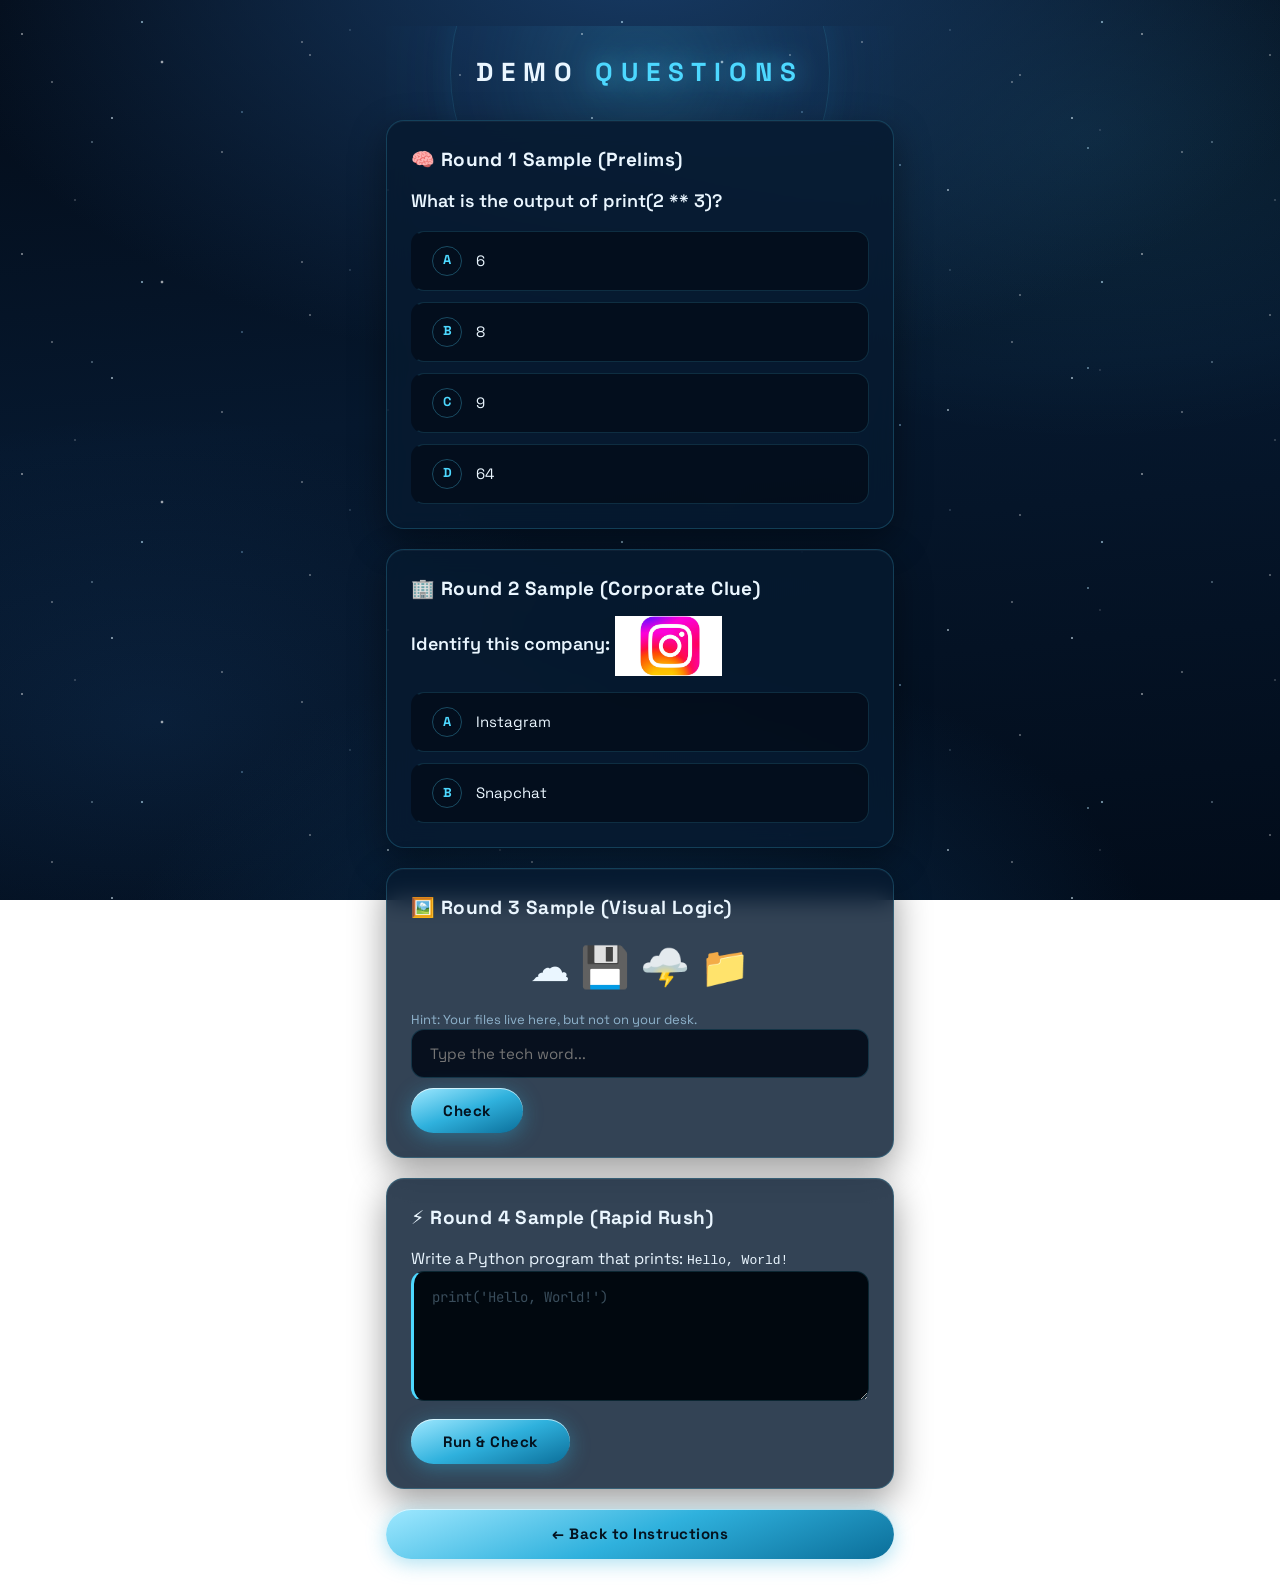
<file: demo.html>
<!DOCTYPE html>
<html lang="en">
<head>
<meta charset="UTF-8">
<title>TECH TRIVIA - Demo</title>
<link rel="stylesheet" href="css/style.css">
</head>
<body>

<div class="star-layer3"></div>
<div id="tt-loader"></div>

<main class="wrap narrow">
  <div class="hero" style="padding:26px"><h1 style="font-size:26px">DEMO <span>QUESTIONS</span></h1></div>
  
  <div class="card">
    <h3>🧠 Round 1 Sample (Prelims)</h3>
    <p class="q-text">What is the output of print(2 ** 3)?</p>
    <div class="opts">
      <div class="opt" onclick="check('r1',0)"><span class="key">A</span><span>6</span></div>
      <div class="opt" onclick="check('r1',1)"><span class="key">B</span><span>8</span></div>
      <div class="opt" onclick="check('r1',2)"><span class="key">C</span><span>9</span></div>
      <div class="opt" onclick="check('r1',3)"><span class="key">D</span><span>64</span></div>
    </div>
    <div id="r1msg"></div>
  </div>

  <div class="card">
    <h3>🏢 Round 2 Sample (Corporate Clue)</h3>
    <p class="q-text">Identify this company: <img src="assets/logo-instagram.png" style="max-height:60px;display:inline-block;vertical-align:middle"></p>
    <div class="opts">
      <div class="opt" onclick="check('r2',0)"><span class="key">A</span><span>Instagram</span></div>
      <div class="opt" onclick="check('r2',1)"><span class="key">B</span><span>Snapchat</span></div>
    </div>
    <div id="r2msg"></div>
  </div>

  <div class="card">
    <h3>🖼️ Round 3 Sample (Visual Logic)</h3>
    <div style="display:flex;gap:10px;justify-content:center;margin:10px 0">
      <div style="font-size:40px">☁️</div><div style="font-size:40px">💾</div>
      <div style="font-size:40px">🌩️</div><div style="font-size:40px">📁</div>
    </div>
    <p class="hint">Hint: Your files live here, but not on your desk.</p>
    <input class="input" id="r3ans" placeholder="Type the tech word...">
    <button class="btn" style="margin-top:10px" onclick="checkR3()">Check</button>
    <div id="r3msg"></div>
  </div>

  <div class="card">
    <h3>⚡ Round 4 Sample (Rapid Rush)</h3>
    <p>Write a Python program that prints: <code>Hello, World!</code></p>
    <textarea class="code" id="r4code" rows="4" placeholder="print('Hello, World!')"></textarea>
    <button class="btn" style="margin-top:10px" onclick="checkR4()">Run &amp; Check</button>
    <div id="r4msg"></div>
    <div id="r4out" class="io-box hide" style="margin-top:10px"></div>
  </div>

  <a class="btn block" href="instructions.html" style="margin-top:20px">← Back to Instructions</a>
</main>

<script src="js/config.js"></script>
<script src="js/data.js"></script>
<script src="js/core.js"></script>
<script src="js/common.js"></script>
<script>
function check(r, i) {
  var correct = { r1: 1, r2: 0 }[r];
  document.getElementById(r + "msg").innerHTML = 
    '<div class="msg ' + (i === correct ? "good" : "bad") + '">' + 
    (i === correct ? "✅ Correct!" : "❌ Try again") + "</div>";
}
function checkR3() {
  var ans = document.getElementById("r3ans").value.trim().toLowerCase();
  document.getElementById("r3msg").innerHTML = 
    '<div class="msg ' + (ans === "cloud" ? "good" : "bad") + '">' + 
    (ans === "cloud" ? "✅ Correct!" : "❌ Try again (hint: it rhymes with 'loud')") + "</div>";
}
function checkR4() {
  var code = document.getElementById("r4code").value;
  var out = document.getElementById("r4out");
  var msg = document.getElementById("r4msg");
  out.classList.remove("hide");
  msg.innerHTML = '<div class="msg info">⏳ Waking up Python engine...</div>';
  out.textContent = "Running Python...";
  TT.preloadPython(function(err) {
    if (err) {
      out.textContent = "Failed to load Python engine.";
      msg.innerHTML = '<div class="msg bad">❌ Python engine blocked by browser.</div>';
      return;
    }
    TT.runPython(code).then(function(res) {
      if (!res.ok) {
        out.textContent = "ERROR: " + (res.err || "Execution error");
        msg.innerHTML = '<div class="msg bad">❌ Python Execution Error</div>';
      } else {
        out.textContent = res.out || "(no output)";
        var match = TT.normOut(res.out) === TT.normOut("Hello, World!");
        msg.innerHTML = match ? 
          '<div class="msg good">✅ Output matches! Expected: Hello, World!</div>' : 
          '<div class="msg bad">❌ Output does not match. Expected: Hello, World!</div>';
      }
    });
  });
}
</script>
</body>
</html>
</file>
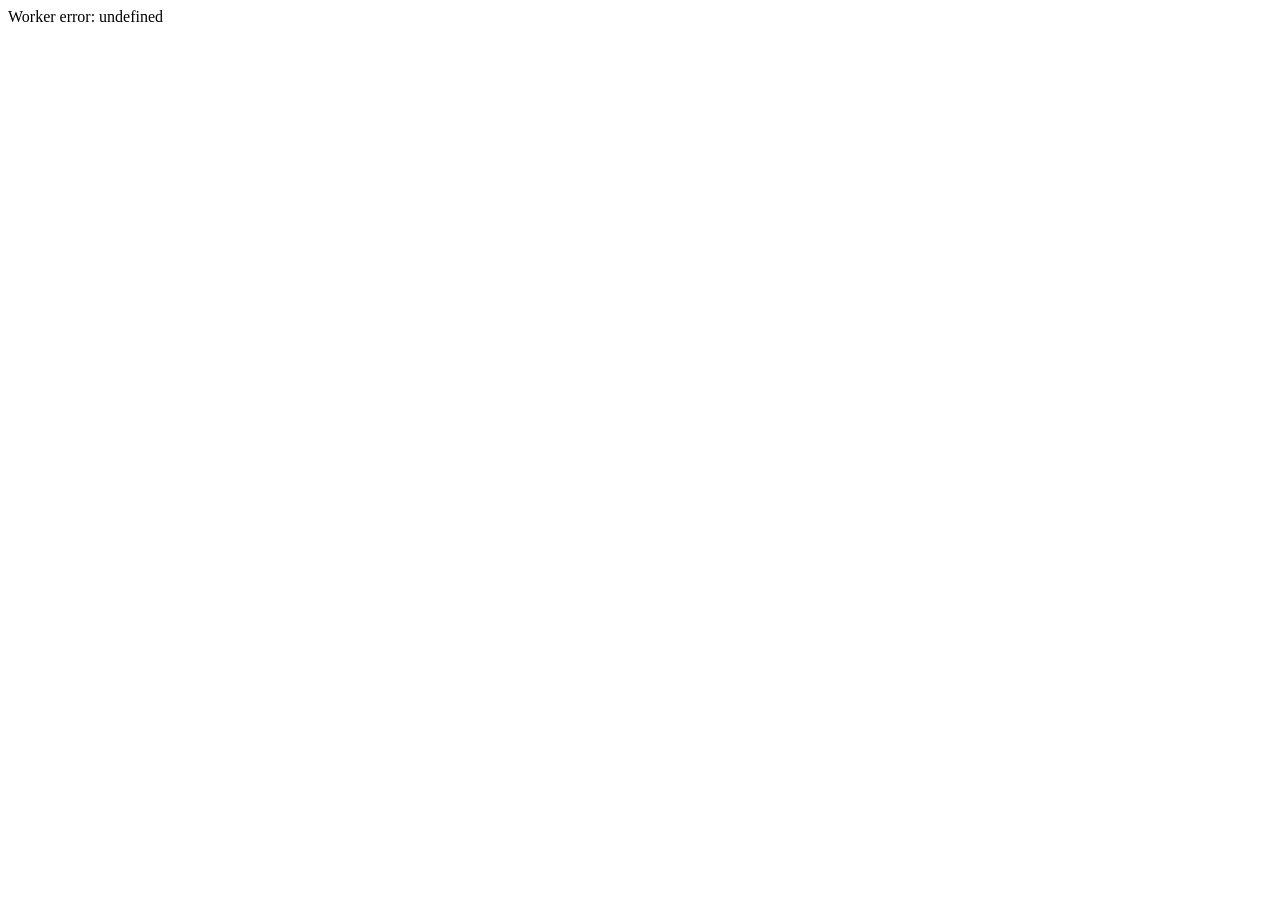
<file: scratch_test.html>
<!DOCTYPE html>
<html>
<body>
<div id="log"></div>
<script>
  function log(msg) {
    document.getElementById("log").innerText += msg + "\n";
  }
  var indexURL = "http://localhost:8086/pyodide/";
  var mjsURL = "http://localhost:8086/pyodide/pyodide.mjs";
  
  var workerCode =
    "import { loadPyodide } from " + JSON.stringify(mjsURL) + ";\n" +
    "let py = null;\n" +
    "const indexURL = " + JSON.stringify(indexURL) + ";\n" +
    "self.onmessage = async function(e) {\n" +
    "  try {\n" +
    "    if (!py) {\n" +
    "      py = await loadPyodide({ indexURL: indexURL });\n" +
    "    }\n" +
    "    self.postMessage({ ok: true, msg: 'Worker Loaded Pyodide!' });\n" +
    "  } catch(err) {\n" +
    "    self.postMessage({ ok: false, err: String((err && err.message) || err) });\n" +
    "  }\n" +
    "};\n";

  var blob = new Blob([workerCode], { type: "application/javascript" });
  var w = new Worker(URL.createObjectURL(blob), { type: "module" });
  w.onmessage = function(e) {
      log("Worker replied: " + JSON.stringify(e.data));
      fetch('http://localhost:8086/log?msg=' + encodeURIComponent(JSON.stringify(e.data)));
  };
  w.onerror = function(e) {
      log("Worker error: " + e.message);
      fetch('http://localhost:8086/log?msg=' + encodeURIComponent("Worker error: " + e.message));
  };
  w.postMessage({ warm: true });
</script>
</body>
</html>
</file>
<file: css/style.css>
/* ============================================================
   TECH TRIVIA — Industry-Grade Cosmic Dark-Blue Theme
   css/style.css  |  v2.0
   Space Grotesk + JetBrains Mono. All core logic untouched.
   ============================================================ */

@import url('https://fonts.googleapis.com/css2?family=Space+Grotesk:wght@400;500;600;700;800&family=JetBrains+Mono:wght@400;600&display=swap');

/* ─── Design Tokens ────────────────────────────────────────── */
:root {
  --bg0:         #02070f;
  --bg1:         #06182e;
  --band:        #05070a;
  --band-edge:   #14324a;
  --cyan:        #4dd8ff;
  --cyan-soft:   rgba(77,216,255,.20);
  --cyan-glow:   rgba(77,216,255,.55);
  --ink:         #eaf6ff;
  --muted:       #8fb3cc;
  --good:        #3ddc84;
  --bad:         #ff5470;
  --warn:        #ffd76a;
  --card:        rgba(7,26,48,.82);
  --card-solid:  #0a1c33;
  --radius:      18px;
  --glass-blur:  12px;
  --font-main:   'Space Grotesk', 'Segoe UI', system-ui, Arial, sans-serif;
  --font-mono:   'JetBrains Mono', 'Consolas', 'Courier New', monospace;

  /* Per-round accent colours */
  --r1: #a78bfa; /* violet  — Prelims */
  --r2: #fbbf24; /* amber   — Corporate Clue */
  --r3: #2dd4bf; /* teal    — Visual Logic */
  --r4: #f87171; /* red     — Rapid Rush */
}

/* ─── Reset ─────────────────────────────────────────────────── */
*, *::before, *::after { margin:0; padding:0; box-sizing:border-box; }
img { max-width:100%; display:block; }
a { color:var(--cyan); text-decoration:none; transition:color .2s; }
a:hover { color:#fff; }
button { font-family:inherit; }

/* ─── Custom scrollbar ──────────────────────────────────────── */
::-webkit-scrollbar { width:7px; height:7px; }
::-webkit-scrollbar-track { background:var(--bg0); }
::-webkit-scrollbar-thumb { background:var(--band-edge); border-radius:4px; }
::-webkit-scrollbar-thumb:hover { background:var(--cyan-soft); }

/* ─── Body — deep-space gradient ────────────────────────────── */
body {
  font-family: var(--font-main);
  color: var(--ink);
  min-height: 100vh;
  overflow-x: hidden;
  line-height: 1.6;
  background:
    radial-gradient(ellipse 1200px 700px at 50% -5%,  #173b65 0%, transparent 60%),
    radial-gradient(ellipse 900px 600px  at 50% 110%, #0a2a4a 0%, transparent 58%),
    radial-gradient(ellipse 700px 450px  at 85% 15%,  rgba(77,216,255,.10) 0%, transparent 68%),
    radial-gradient(ellipse 700px 450px  at 12% 80%,  rgba(47,120,200,.13) 0%, transparent 68%),
    linear-gradient(175deg, #030b17 0%, #06182e 45%, #020c1a 100%);
  background-attachment: fixed;
}

/* ─── Neon top-loader bar (filled by JS) ───────────────────── */
#tt-loader {
  position: fixed; top:0; left:0; height:3px; width:0%;
  background: linear-gradient(90deg, #2fb1dd, var(--cyan), #a78bfa);
  box-shadow: 0 0 12px var(--cyan), 0 0 24px var(--cyan-soft);
  z-index: 9999;
  transition: width .4s cubic-bezier(.4,0,.2,1), opacity .5s;
  border-radius: 0 3px 3px 0;
}

/* ─── Starfield (3 twinkling layers) ────────────────────────── */
body::before, body::after {
  content:''; position:fixed; inset:0; pointer-events:none; z-index:0;
}
body::before {
  background-image:
    radial-gradient(1.2px 1.2px at  22px  34px, #fff, transparent),
    radial-gradient(1px   1px   at  92px 142px, #cfefff, transparent),
    radial-gradient(1.8px 1.8px at 162px  62px, #fff, transparent),
    radial-gradient(1px   1px   at 242px 112px, #9fd8ff, transparent),
    radial-gradient(1px   1px   at 302px  42px, #fff, transparent),
    radial-gradient(1.4px 1.4px at 388px 190px, #dff4ff, transparent),
    radial-gradient(1px   1px   at 460px  75px, #fff, transparent),
    radial-gradient(1.2px 1.2px at 528px 148px, #b8e8ff, transparent);
  background-size: 560px 220px;
  animation: twinkle1 5s ease-in-out infinite alternate;
}
body::after {
  background-image:
    radial-gradient(1px   1px   at  52px  82px, #fff, transparent),
    radial-gradient(1.6px 1.6px at 142px  22px, #bfe9ff, transparent),
    radial-gradient(1px   1px   at 222px 152px, #fff, transparent),
    radial-gradient(1.5px 1.5px at 112px 118px, #dff4ff, transparent),
    radial-gradient(1px   1px   at 310px  55px, #fff, transparent),
    radial-gradient(1.3px 1.3px at 420px 165px, #9fd8ff, transparent);
  background-size: 480px 260px;
  animation: twinkle2 7s ease-in-out infinite alternate-reverse;
}
/* Third layer — slower drift */
.star-layer3 {
  position: fixed; inset:0; pointer-events:none; z-index:0;
  background-image:
    radial-gradient(1px 1px at 75px  200px, rgba(255,255,255,.6), transparent),
    radial-gradient(1px 1px at 350px  30px, rgba(200,230,255,.5), transparent),
    radial-gradient(1px 1px at 500px 130px, rgba(255,255,255,.4), transparent);
  background-size: 600px 240px;
  animation: twinkle1 9s ease-in-out infinite alternate;
}
@keyframes twinkle1 { from { opacity:.2 } to { opacity:.8 } }
@keyframes twinkle2 { from { opacity:.15} to { opacity:.7 } }

/* ─── Layout ─────────────────────────────────────────────────── */
.wrap  { max-width:1100px; margin:0 auto; padding:26px; position:relative; z-index:1; }
.narrow { max-width:560px; }
.center { text-align:center; }

/* ─── Header / Footer bands ─────────────────────────────────── */
.band {
  background: linear-gradient(180deg, rgba(8,12,20,.98), rgba(5,8,14,.97));
  border-bottom: 1px solid var(--band-edge);
  position: relative; z-index:10;
  backdrop-filter: blur(var(--glass-blur));
}
footer.band {
  border-bottom: none;
  border-top: 1px solid var(--band-edge);
  margin-top: 50px; padding: 20px;
  text-align: center; color: var(--muted); font-size: 13px;
}
header {
  display: flex; align-items:center; justify-content:space-between;
  gap: 14px; padding: 14px 26px; flex-wrap: wrap;
}
.brand { display:flex; align-items:center; gap:14px; }
.brand-name {
  font-size: 21px; font-weight:800; letter-spacing:4px;
  text-transform: uppercase;
}
.brand-name b { color: var(--cyan); }
.brand-sub {
  font-size: 11px; color: var(--muted);
  letter-spacing: 2px; text-transform: uppercase;
}

/* ─── Ribbon logo badge ─────────────────────────────────────── */
.ribbon {
  width:56px; height:72px; flex:0 0 auto;
  background: linear-gradient(160deg, #1e4d72, #03060a);
  clip-path: polygon(0 0,100% 0,100% 78%,50% 100%,0 78%);
  display: grid; place-items:center;
  border: 1px solid var(--cyan-soft);
  box-shadow: 0 4px 20px rgba(77,216,255,.28), inset 0 1px 0 rgba(77,216,255,.15);
  font-size: 26px;
  transition: box-shadow .3s;
}
.ribbon:hover { box-shadow: 0 6px 30px rgba(77,216,255,.55); }

/* ─── Circular icon badge ────────────────────────────────────── */
.badge-icon {
  width:58px; height:58px; border-radius:50%;
  display: grid; place-items:center; flex:0 0 auto;
  border: 2px solid var(--cyan);
  box-shadow: 0 0 18px var(--cyan-soft), inset 0 0 14px rgba(77,216,255,.15);
  background: rgba(7,26,48,.9); font-size:26px;
  animation: badgeFloat 3.2s ease-in-out infinite, glowPulse 2.8s ease-in-out infinite;
}
@keyframes badgeFloat {
  0%,100% { transform:translateY(0);     }
  50%      { transform:translateY(-8px); }
}

/* ─── Hero ───────────────────────────────────────────────────── */
.hero {
  position: relative; padding: 56px 20px 48px;
  text-align: center; overflow: hidden;
}
/* Rotating orbit ring */
.hero::before {
  content:''; position:absolute; left:50%; top:50%;
  transform: translate(-50%,-50%);
  width: 600px; height:600px; border-radius:50%;
  pointer-events:none;
  background: radial-gradient(circle, rgba(77,216,255,.14) 0%, rgba(47,120,200,.06) 38%, transparent 68%);
  filter: blur(4px);
  animation: orbitPulse 6s ease-in-out infinite;
}
/* Orbit ring border */
.hero::after {
  content:''; position:absolute; left:50%; top:50%;
  transform: translate(-50%,-50%) rotate(0deg);
  width: 380px; height:380px; border-radius:50%;
  pointer-events:none;
  border: 1px solid rgba(77,216,255,.12);
  box-shadow: 0 0 30px rgba(77,216,255,.08);
  animation: orbitSpin 22s linear infinite;
}
@keyframes orbitPulse {
  0%,100% { opacity:.5; transform:translate(-50%,-50%) scale(1); }
  50%      { opacity:.9; transform:translate(-50%,-50%) scale(1.06); }
}
@keyframes orbitSpin {
  to { transform:translate(-50%,-50%) rotate(360deg); }
}

.hero h1 {
  font-size: 52px; letter-spacing: 8px; text-transform: uppercase;
  font-weight: 800; position:relative; z-index:1;
  animation: heroReveal .8s cubic-bezier(.22,1,.36,1) both;
}
.hero h1 span {
  color: var(--cyan);
  text-shadow: 0 0 28px rgba(77,216,255,.7), 0 0 60px rgba(77,216,255,.3);
  animation: neonFlicker 5s ease-in-out 2s infinite;
}
.hero p {
  color: var(--muted); margin-top: 12px; font-size:16px;
  letter-spacing: 2px; position:relative; z-index:1;
  animation: fadeUp .7s ease .3s both;
}
/* Animated underline below hero title */
.hero-line {
  display: block; width:0; height:2px; margin:14px auto 0;
  background: linear-gradient(90deg, transparent, var(--cyan), transparent);
  box-shadow: 0 0 12px var(--cyan-soft);
  animation: lineExpand 1.2s ease .6s forwards;
}
@keyframes lineExpand { to { width: 260px; } }
@keyframes heroReveal {
  from { opacity:0; transform:translateY(-24px) scale(.94); }
  to   { opacity:1; transform:translateY(0) scale(1); }
}
@keyframes neonFlicker {
  0%,100% { text-shadow: 0 0 28px rgba(77,216,255,.7), 0 0 60px rgba(77,216,255,.3); }
  45%     { text-shadow: 0 0 18px rgba(77,216,255,.4), 0 0 40px rgba(77,216,255,.15); }
  50%     { text-shadow: 0 0 28px rgba(77,216,255,.7), 0 0 60px rgba(77,216,255,.3); }
}

/* ─── Headings ───────────────────────────────────────────────── */
h2.section {
  font-size: 12px; letter-spacing: 4px; text-transform:uppercase;
  color: var(--cyan); margin: 30px 0 16px;
  display: flex; align-items:center; gap:10px;
}
h2.section::before {
  content:''; flex:1; height:1px;
  background: linear-gradient(90deg, transparent, var(--band-edge));
}
h2.section::after {
  content:''; width:30px; height:1px;
  background: linear-gradient(90deg, var(--cyan), transparent);
  box-shadow: 0 0 6px var(--cyan);
}
h3 { font-size: 19px; letter-spacing: .4px; font-weight:700; }

/* ─── Cards — glassmorphism ──────────────────────────────────── */
.card {
  background: var(--card);
  border: 1px solid var(--cyan-soft);
  border-radius: var(--radius);
  padding: 24px;
  margin-bottom: 20px;
  backdrop-filter: blur(var(--glass-blur));
  -webkit-backdrop-filter: blur(var(--glass-blur));
  box-shadow: 0 12px 36px rgba(0,0,0,.4), inset 0 1px 0 rgba(255,255,255,.04);
  position: relative; overflow:hidden;
  animation: fadeUp .5s ease both;
  transition: transform .3s cubic-bezier(.4,0,.2,1),
              box-shadow .3s cubic-bezier(.4,0,.2,1),
              border-color .3s;
}
/* Sweep glow on hover */
.card::before {
  content:''; position:absolute; inset:-1px; border-radius:inherit;
  background: linear-gradient(135deg, rgba(77,216,255,.15) 0%, transparent 50%, rgba(77,216,255,.08) 100%);
  opacity:0; transition: opacity .4s;
  pointer-events:none;
}
.card:hover { transform:translateY(-5px); box-shadow:0 20px 50px rgba(77,216,255,.2), 0 4px 16px rgba(0,0,0,.5); border-color:rgba(77,216,255,.38); }
.card:hover::before { opacity:1; }
.card.tight { padding:17px; }
.card h3 { margin-bottom:12px; }

/* Staggered card entrance */
.card:nth-child(1) { animation-delay:.05s; }
.card:nth-child(2) { animation-delay:.12s; }
.card:nth-child(3) { animation-delay:.19s; }
.card:nth-child(4) { animation-delay:.26s; }
.card:nth-child(5) { animation-delay:.33s; }

/* ─── Grid ───────────────────────────────────────────────────── */
.grid { display:grid; gap:18px; }
.grid.cols2 { grid-template-columns:1fr 1fr; }
.grid.cols3 { grid-template-columns:repeat(3,1fr); }

/* ─── Per-round card accents ─────────────────────────────────── */
.round-card-r1 { border-color:rgba(167,139,250,.28); }
.round-card-r1:hover { border-color:rgba(167,139,250,.6); box-shadow:0 20px 50px rgba(167,139,250,.18), 0 4px 16px rgba(0,0,0,.5); }
.round-card-r1 h3 { color: var(--r1); }
.round-card-r1::after {
  content:'🧠'; position:absolute; right:18px; bottom:12px;
  font-size:52px; opacity:.07; pointer-events:none; filter:grayscale(1);
}

.round-card-r2 { border-color:rgba(251,191,36,.25); }
.round-card-r2:hover { border-color:rgba(251,191,36,.55); box-shadow:0 20px 50px rgba(251,191,36,.15), 0 4px 16px rgba(0,0,0,.5); }
.round-card-r2 h3 { color: var(--r2); }
.round-card-r2::after {
  content:'🏢'; position:absolute; right:18px; bottom:12px;
  font-size:52px; opacity:.07; pointer-events:none; filter:grayscale(1);
}

.round-card-r3 { border-color:rgba(45,212,191,.25); }
.round-card-r3:hover { border-color:rgba(45,212,191,.55); box-shadow:0 20px 50px rgba(45,212,191,.15), 0 4px 16px rgba(0,0,0,.5); }
.round-card-r3 h3 { color: var(--r3); }
.round-card-r3::after {
  content:'🖼️'; position:absolute; right:18px; bottom:12px;
  font-size:52px; opacity:.07; pointer-events:none; filter:grayscale(1);
}

.round-card-r4 { border-color:rgba(248,113,113,.25); }
.round-card-r4:hover { border-color:rgba(248,113,113,.55); box-shadow:0 20px 50px rgba(248,113,113,.15), 0 4px 16px rgba(0,0,0,.5); }
.round-card-r4 h3 { color: var(--r4); }
.round-card-r4::after {
  content:'⚡'; position:absolute; right:18px; bottom:12px;
  font-size:52px; opacity:.07; pointer-events:none; filter:grayscale(1);
}

/* ─── Buttons ────────────────────────────────────────────────── */
.btn {
  display: inline-block; padding:13px 32px;
  border: none; border-radius: 999px;
  font-weight: 700; font-size:15px; letter-spacing:.5px;
  cursor: pointer; color: #04121f;
  text-align: center; text-decoration: none;
  background: linear-gradient(160deg, #9fe8ff 0%, #2fb1dd 50%, #0b6e99 100%);
  box-shadow: 0 4px 20px rgba(47,177,221,.4), inset 0 1px 0 rgba(255,255,255,.65);
  transition: transform .2s cubic-bezier(.4,0,.2,1),
              box-shadow .2s cubic-bezier(.4,0,.2,1),
              filter .2s;
  position: relative; overflow:hidden;
  font-family: var(--font-main);
}
/* Ripple sweep */
.btn::after {
  content:''; position:absolute; inset:0; border-radius:inherit;
  background: radial-gradient(circle at 50% 50%, rgba(255,255,255,.35) 0%, transparent 70%);
  opacity:0; transform:scale(0);
  transition: transform .55s cubic-bezier(.4,0,.2,1), opacity .55s;
}
.btn:hover { transform:translateY(-3px) scale(1.02); box-shadow:0 10px 30px rgba(77,216,255,.5), inset 0 1px 0 rgba(255,255,255,.65); filter:brightness(1.08); }
.btn:hover::after { opacity:1; transform:scale(2.5); }
.btn:active { transform:translateY(0) scale(.98); }
.btn:disabled { opacity:.4; cursor:not-allowed; transform:none; }
.btn.ghost {
  background:transparent; color:var(--cyan);
  border:1px solid rgba(77,216,255,.4); box-shadow:none;
}
.btn.ghost:hover { background:rgba(77,216,255,.1); border-color:var(--cyan); box-shadow:0 0 16px rgba(77,216,255,.2); }
.btn.danger {
  background:linear-gradient(160deg,#ff9fb0,#ff5470 55%,#b3203c);
  color:#fff; box-shadow:0 4px 20px rgba(255,84,112,.35);
}
.btn.success {
  background:linear-gradient(160deg,#8ff0b8,#3ddc84 55%,#178a4c);
  color:#04220f; box-shadow:0 4px 20px rgba(61,220,132,.35);
}
.btn.warn {
  background:linear-gradient(160deg,#ffe9a8,#ffd76a 55%,#b3861d);
  color:#241a02;
}
.btn.small { padding:9px 18px; font-size:13px; }
.btn.block { display:block; width:100%; }

/* ─── Forms ──────────────────────────────────────────────────── */
label {
  display:block; font-size:12px; color:var(--muted);
  letter-spacing:1.5px; text-transform:uppercase;
  margin:16px 0 7px; font-weight:500;
}
.input, select, textarea {
  width:100%; padding:14px 18px; font-size:15px; color:var(--ink);
  background: rgba(3,11,24,.88);
  border: 1px solid rgba(77,216,255,.18);
  border-radius: 13px; outline:none;
  transition: border-color .2s, box-shadow .2s, background .2s;
  font-family: var(--font-main);
}
.input:focus, select:focus, textarea:focus {
  border-color: var(--cyan);
  background: rgba(4,14,28,.96);
  box-shadow: 0 0 0 3px rgba(77,216,255,.14), 0 0 20px rgba(77,216,255,.08);
}
select { -webkit-appearance:none; appearance:none; cursor:pointer; }
textarea { min-height:130px; resize:vertical; }
textarea.code {
  font-family: var(--font-mono);
  font-size: 14px; line-height:1.65;
  white-space: pre; tab-size:4;
  background: #01080f;
  border-color: rgba(77,216,255,.15);
  border-left: 3px solid var(--cyan);
  border-radius: 13px;
  color: #b8e8ff;
  caret-color: var(--good);
}
textarea.code::placeholder { color:rgba(143,179,204,.4); }
.hint { font-size:13px; color:var(--muted); margin-top:7px; line-height:1.5; }

/* ─── Timer ──────────────────────────────────────────────────── */
.timer {
  display: inline-flex; align-items:center; gap:9px;
  font-size:27px; font-weight:800; letter-spacing:3px;
  padding:9px 22px; border-radius:999px;
  background: rgba(3,11,24,.9);
  border: 1px solid rgba(77,216,255,.28);
  color: var(--cyan); font-variant-numeric:tabular-nums;
  font-family: var(--font-mono);
  box-shadow: 0 0 20px rgba(77,216,255,.15);
  animation: glowPulse 2.6s ease-in-out infinite;
  transition: color .3s, border-color .3s, box-shadow .3s;
}
.timer.low {
  color: var(--bad); border-color:var(--bad);
  animation: timerRing 1s ease-in-out infinite;
}
@keyframes timerRing {
  0%,100% { box-shadow:0 0 8px rgba(255,84,112,.4); }
  50%      { box-shadow:0 0 28px rgba(255,84,112,.8), 0 0 60px rgba(255,84,112,.3); }
}
.topbar {
  display:flex; align-items:center; justify-content:space-between;
  gap:14px; flex-wrap:wrap; margin-bottom:20px;
}

/* ─── Questions & options ────────────────────────────────────── */
.q-text { font-size:18px; font-weight:600; margin-bottom:16px; line-height:1.55; }
.q-img {
  border-radius:14px; margin:14px 0; max-height:230px;
  border:1px solid var(--cyan-soft);
  box-shadow: 0 8px 24px rgba(0,0,0,.4);
}
.opts { display:grid; gap:11px; }
.opt {
  display:flex; align-items:center; gap:14px; padding:14px 18px;
  background: rgba(3,11,24,.75);
  border: 1px solid rgba(77,216,255,.16);
  border-left: 3px solid transparent;
  border-radius:13px; cursor:pointer;
  font-size:15px;
  transition: transform .18s cubic-bezier(.4,0,.2,1),
              border-color .18s, background .18s, box-shadow .18s;
}
.opt:hover {
  border-color:var(--cyan);
  border-left-color:var(--cyan);
  background:rgba(77,216,255,.09);
  transform:translateX(6px);
  box-shadow:0 4px 16px rgba(77,216,255,.12);
}
.opt:active { transform:translateX(3px) scale(.99); }
.opt.selected {
  border-color:var(--cyan);
  border-left-color:var(--cyan);
  background:rgba(77,216,255,.16);
  box-shadow:0 0 0 1px var(--cyan), 0 4px 18px rgba(77,216,255,.2);
}
.opt.locked { cursor:not-allowed; opacity:.8; }
.opt .key {
  width:30px; height:30px; flex:0 0 auto; border-radius:50%;
  display:grid; place-items:center;
  font-weight:700; font-size:13px;
  border:1px solid rgba(77,216,255,.3); color:var(--cyan);
  transition: background .18s, color .18s, border-color .18s;
}
.opt.selected .key { background:var(--cyan); color:#04121f; border-color:var(--cyan); }

/* Question navigation dots */
.q-nav { display:flex; flex-wrap:wrap; gap:9px; margin-top:20px; }
.q-dot {
  width:40px; height:40px; border-radius:11px;
  border:1px solid rgba(77,216,255,.2);
  background: rgba(3,11,24,.75); color:var(--ink);
  cursor:pointer; font-size:13px; font-weight:600;
  transition: transform .18s, background .18s, border-color .18s, box-shadow .18s;
}
.q-dot:hover { transform:scale(1.15) rotate(4deg); border-color:var(--cyan); box-shadow:0 0 10px rgba(77,216,255,.25); }
.q-dot.answered { background:rgba(61,220,132,.2); border-color:var(--good); }
.q-dot.current { border-color:var(--cyan); box-shadow:0 0 0 2px rgba(77,216,255,.35); }

/* ─── Crossword (Round 3 Part 2) ────────────────────────────── */
.cw-wrap {
  overflow: auto;
  padding: 16px 8px;
  display: flex;
  justify-content: center;
  align-items: center;
  width: 100%;
  -webkit-overflow-scrolling: touch;
}
.cw {
  display: grid;
  gap: 2px;
  width: max-content;
  --cw-size: 36px;
  margin: 0 auto;
  background: rgba(3, 11, 24, 0.95);
  border: 2px solid rgba(77, 216, 255, 0.3);
  border-radius: 8px;
  padding: 6px;
  box-shadow: 0 4px 20px rgba(0, 0, 0, 0.5);
}
.cw-cell {
  width: var(--cw-size);
  height: var(--cw-size);
  position: relative;
  display: flex;
  align-items: center;
  justify-content: center;
}
.cw-cell input {
  width: 100%;
  height: 100%;
  text-align: center;
  text-transform: uppercase;
  font-weight: 700;
  font-size: 16px;
  padding: 0;
  border-radius: 4px;
  background: rgba(7, 24, 46, 0.95);
  border: 1px solid rgba(77, 216, 255, 0.25);
  color: var(--ink);
  outline: none;
  font-family: var(--font-mono);
  transition: background .15s, border-color .15s, box-shadow .15s;
}
.cw-cell input:focus {
  border-color: var(--cyan);
  background: rgba(77, 216, 255, 0.2);
  box-shadow: 0 0 0 2px rgba(77, 216, 255, 0.4);
}
.cw-cell.blank {
  visibility: hidden;
  pointer-events: none;
}
.cw-cell .num {
  position: absolute;
  top: 1px;
  left: 2px;
  font-size: 8px;
  line-height: 1;
  color: rgba(77, 216, 255, 0.85);
  font-family: var(--font-mono);
  font-weight: 700;
  pointer-events: none;
  z-index: 2;
}
.cw-cell.active-word input {
  background: rgba(77, 216, 255, 0.18) !important;
  border-color: rgba(77, 216, 255, 0.5) !important;
}
.cw-cell.active-cell input {
  background: rgba(77, 216, 255, 0.38) !important;
  border-color: var(--cyan) !important;
  box-shadow: 0 0 0 2px var(--cyan), 0 0 12px rgba(77, 216, 255, 0.5) !important;
  z-index: 3;
}
.clue-list {
  list-style: none;
  display: grid;
  gap: 6px;
  font-size: 13.5px;
  max-height: 320px;
  overflow-y: auto;
  padding-right: 4px;
}
.clue-list b { color: var(--cyan); }
.clue-item {
  cursor: pointer;
  padding: 8px 12px;
  border-radius: 8px;
  transition: all .15s;
  border-left: 3px solid transparent;
  background: rgba(3, 11, 24, 0.5);
  border: 1px solid rgba(77, 216, 255, 0.1);
}
.clue-item:hover {
  background: rgba(77, 216, 255, 0.1);
  border-left-color: rgba(77, 216, 255, 0.6);
}
.clue-item.active-clue {
  background: rgba(77, 216, 255, 0.2);
  border-left-color: var(--cyan);
  border-color: rgba(77, 216, 255, 0.4);
  box-shadow: 0 0 12px rgba(77, 216, 255, 0.2);
}

/* ─── Code runner (Round 4) ──────────────────────────────────── */
.io-box {
  background: #010a10;
  border: 1px solid var(--band-edge);
  border-left: 3px solid var(--good);
  border-radius: 13px;
  padding: 16px;
  font-family: var(--font-mono);
  font-size: 13.5px;
  white-space: pre-wrap;
  min-height:76px; color:#b5e8ff;
  overflow:auto; max-height:280px;
  line-height:1.6;
}
.io-box.ok { border-left-color:var(--good); }
.io-box.err { border-left-color:var(--bad); color:#ffd7de; }

/* ─── Scoreboard table ───────────────────────────────────────── */
table { width:100%; border-collapse:collapse; font-size:14px; }
th,td { padding:12px 14px; text-align:left; border-bottom:1px solid rgba(77,216,255,.1); }
th { color:var(--cyan); letter-spacing:1.5px; text-transform:uppercase; font-size:12px; font-weight:600; }
tbody tr {
  transition: background .18s;
  animation: fadeUp .3s ease both;
}
tbody tr:hover { background:rgba(77,216,255,.06); }
.rank-pill {
  display:inline-grid; place-items:center;
  min-width:32px; height:32px; border-radius:9px;
  background:rgba(77,216,255,.14); font-weight:700;
}
.rank-pill.gold {
  background:linear-gradient(160deg,#ffe9a8,#d4a24e);
  color:#241a02; box-shadow:0 2px 10px rgba(212,162,78,.4);
}

/* ─── Alert / status messages ────────────────────────────────── */
.msg {
  padding:14px 18px; border-radius:13px; font-size:14px;
  margin:13px 0; border:1px solid;
  animation: slideInMsg .38s cubic-bezier(.22,1,.36,1) both;
}
.msg.info  { background:rgba(77,216,255,.09);  border-color:rgba(77,216,255,.35); color:var(--ink); }
.msg.good  { background:rgba(61,220,132,.1);   border-color:rgba(61,220,132,.4);  color:#c8f5da; }
.msg.bad   { background:rgba(255,84,112,.1);   border-color:rgba(255,84,112,.4);  color:#ffd7de; }
.msg.warn  { background:rgba(255,215,106,.1);  border-color:rgba(255,215,106,.4); color:#ffe9b0; }
@keyframes slideInMsg {
  from { opacity:0; transform:translateY(-10px); }
  to   { opacity:1; transform:translateY(0);     }
}

/* ─── Letter placeholder boxes (Round 3 Part A) — Crossword style ─ */
.letter-box-group {
  display: flex;
  align-items: flex-start;
  gap: 10px;
  flex-wrap: wrap;
  margin: 10px 0 4px;
}
.letter-word {
  display: inline-flex;
  gap: 3px;
}
.letter-box {
  width: 28px;
  height: 28px;
  text-align: center;
  padding: 0;
  font-size: 14px;
  font-weight: 700;
  text-transform: uppercase;
  background: rgba(255,255,255,0.04);
  border: 1.5px solid rgba(77,216,255,0.35);
  border-radius: 3px;
  color: var(--ink);
  font-family: var(--font-mono);
  outline: none;
  caret-color: var(--cyan);
  transition: border-color .14s, box-shadow .14s, background .14s;
  line-height: 28px;
}
.letter-box:focus {
  border-color: var(--cyan);
  background: rgba(77,216,255,0.10);
  box-shadow: 0 0 0 2px rgba(77,216,255,0.22);
  z-index: 1;
  position: relative;
}
.letter-box.filled {
  background: rgba(77,216,255,0.08);
  border-color: rgba(77,216,255,0.55);
  color: var(--cyan);
}
.letter-word-gap {
  display: inline-flex;
  align-items: center;
  padding: 0 3px;
  color: rgba(77,216,255,0.4);
  font-size: 11px;
  font-weight: 700;
  user-select: none;
  align-self: center;
}

/* ─── DQ Overlay ─────────────────────────────────────────────── */
.dq-overlay {
  position:fixed; inset:0; z-index:999999 !important; display:grid; place-items:center;
  background:rgba(28,2,8,.98); text-align:center; padding:20px;
  animation: dqReveal .3s ease both;
}
.dq-overlay h2 { color:var(--bad); font-size:42px; letter-spacing:5px; text-transform:uppercase; animation:dqPulse 1.5s ease-in-out infinite; }
.dq-overlay p { color:#ffd7de; margin-top:14px; max-width:500px; }
@keyframes dqReveal { from { opacity:0; backdrop-filter:blur(0); } to { opacity:1; backdrop-filter:blur(6px); } }
@keyframes dqPulse  { 0%,100% { text-shadow:0 0 24px rgba(255,84,112,.7); } 50% { text-shadow:0 0 8px rgba(255,84,112,.3); } }

/* ─── Modal ──────────────────────────────────────────────────── */
.modal-back {
  position:fixed; inset:0;
  background:rgba(2,7,15,.85);
  backdrop-filter:blur(8px);
  display:grid; place-items:center; z-index:50; padding:20px;
  animation: fadeIn .25s ease both;
}
.modal {
  background:var(--card-solid);
  border:1px solid rgba(77,216,255,.22);
  border-radius:var(--radius);
  padding:28px; max-width:540px; width:100%;
  max-height:88vh; overflow:auto;
  box-shadow:0 20px 60px rgba(0,0,0,.6), 0 0 0 1px rgba(77,216,255,.06);
  animation: modalPop .35s cubic-bezier(.22,1,.36,1) both;
}
@keyframes fadeIn  { from { opacity:0; } to { opacity:1; } }
@keyframes modalPop { from { opacity:0; transform:scale(.92) translateY(12px); } to { opacity:1; transform:scale(1) translateY(0); } }

/* ─── Utility ────────────────────────────────────────────────── */
.hide { display:none !important; }

/* ─── Footer nav ─────────────────────────────────────────────── */
.foot-nav { display:flex; gap:20px; justify-content:center; flex-wrap:wrap; margin-bottom:9px; }
.foot-nav a { color:var(--muted); font-size:12px; letter-spacing:1.5px; text-transform:uppercase; transition:color .2s; }
.foot-nav a:hover { color:var(--cyan); }

/* ─── Round splash badge ─────────────────────────────────────── */
.round-splash {
  position: fixed; inset:0; z-index:200;
  display:grid; place-items:center;
  background: rgba(2,7,15,.88);
  backdrop-filter: blur(14px);
  animation: splashIn .45s ease both, splashOut .5s ease 2s forwards;
  pointer-events:none;
}
.round-splash-inner {
  text-align:center;
  animation: splashBounce .55s cubic-bezier(.22,1,.36,1) both;
}
.round-splash-icon { font-size:72px; margin-bottom:16px; display:block; }
.round-splash-title {
  font-size:36px; font-weight:800; letter-spacing:6px;
  text-transform:uppercase; color:var(--ink);
}
.round-splash-sub {
  font-size:15px; color:var(--muted); letter-spacing:3px;
  margin-top:10px; text-transform:uppercase;
}
.round-splash-line {
  width:200px; height:2px; margin:16px auto 0;
  background: linear-gradient(90deg, transparent, var(--cyan), transparent);
  box-shadow: 0 0 12px var(--cyan-soft);
}
@keyframes splashIn {
  from { opacity:0; }
  to   { opacity:1; }
}
@keyframes splashOut {
  from { opacity:1; pointer-events:none; }
  to   { opacity:0; pointer-events:none; }
}
@keyframes splashBounce {
  from { transform:scale(.7) translateY(30px); opacity:0; }
  to   { transform:scale(1)  translateY(0);    opacity:1; }
}

/* ─── Radar pulse (instructions "Begin" section) ─────────────── */
.radar-wrap { display:flex; align-items:center; justify-content:center; gap:24px; padding:24px 0 8px; position:relative; }
.radar-ring {
  position:absolute; left:50%; top:50%; width:60px; height:60px;
  border-radius:50%; border:2px solid rgba(77,216,255,.4);
  transform:translate(-50%,-50%);
  animation: radarExpand 2.4s ease-out infinite;
}
.radar-ring:nth-child(2) { animation-delay:.8s; }
.radar-ring:nth-child(3) { animation-delay:1.6s; }
@keyframes radarExpand {
  0%   { transform:translate(-50%,-50%) scale(.5); opacity:.8; }
  100% { transform:translate(-50%,-50%) scale(4);  opacity:0; }
}

/* ─── Particle canvas (index.html) ──────────────────────────── */
#tt-particles {
  position:fixed; inset:0; z-index:0; pointer-events:none;
}

/* ─── Live-status pulse in hub ───────────────────────────────── */
.hub-row-live {
  animation: livePulse 2s ease-in-out infinite !important;
  border-left: 3px solid var(--good) !important;
}
@keyframes livePulse {
  0%,100% { box-shadow:0 0 0 0 rgba(61,220,132,.3); }
  50%      { box-shadow:0 0 0 6px rgba(61,220,132,.08); }
}

/* ─── Shimmer utility ────────────────────────────────────────── */
.shimmer {
  background: linear-gradient(90deg, var(--card) 0%, rgba(77,216,255,.18) 50%, var(--card) 100%);
  background-size:1000px 100%;
  animation: shimmer 2.2s infinite;
}
@keyframes shimmer {
  0%   { background-position:-1000px 0; }
  100% { background-position: 1000px 0; }
}

/* ─── Shared keyframes ───────────────────────────────────────── */
@keyframes fadeUp {
  from { opacity:0; transform:translateY(20px); }
  to   { opacity:1; transform:translateY(0);    }
}
@keyframes glowPulse {
  0%,100% { box-shadow:0 0 14px rgba(77,216,255,.2); }
  50%      { box-shadow:0 0 32px rgba(77,216,255,.5); }
}
@keyframes popIn {
  from { opacity:0; transform:scale(.88); }
  to   { opacity:1; transform:scale(1);   }
}
@keyframes float {
  0%,100% { transform:translateY(0);    }
  50%      { transform:translateY(-8px); }
}

/* ─── Responsive ─────────────────────────────────────────────── */
@media(max-width:720px) {
  .grid.cols2,.grid.cols3 { grid-template-columns:1fr; }
  .hero h1 { font-size:34px; letter-spacing:4px; }
  .wrap { padding:18px; }
  header { justify-content:center; text-align:center; }
  .timer { font-size:22px; }
  .cw { --cw-size: 28px; gap: 2px; padding: 4px; }
  .cw-cell input { font-size: 13px; }
  .cw-cell .num { font-size: 7px; }
  .letter-box { width: 22px; height: 22px; font-size: 11px; line-height: 22px; }
  .round-splash-title { font-size:26px; }
  .clue-list { max-height: 220px; }
}
@media(max-width: 420px) {
  .cw { --cw-size: 23px; gap: 1px; padding: 3px; }
  .cw-cell input { font-size: 11px; }
  .cw-cell .num { font-size: 6px; }
  .letter-box { width: 18px; height: 18px; font-size: 10px; line-height: 18px; }
}
/* --- Larger Font Sizes for Home & Instructions --- */
body.page-home, body.page-instructions { font-size: 17px; }
body.page-home .hint, body.page-instructions .hint { font-size: 15.5px; line-height: 1.6; }
body.page-home h3, body.page-instructions h3 { font-size: 22px; margin-bottom: 14px; }
body.page-home .btn, body.page-instructions .btn { font-size: 16px; padding: 14px 34px; }
body.page-home label, body.page-instructions label { font-size: 13.5px; letter-spacing: 1.6px; }
body.page-home .input, body.page-home select, body.page-home textarea, body.page-instructions .input, body.page-instructions select, body.page-instructions textarea { font-size: 16.5px; padding: 15px 20px; }
body.page-home .msg, body.page-instructions .msg { font-size: 15px; padding: 15px 18px; }
</file>
